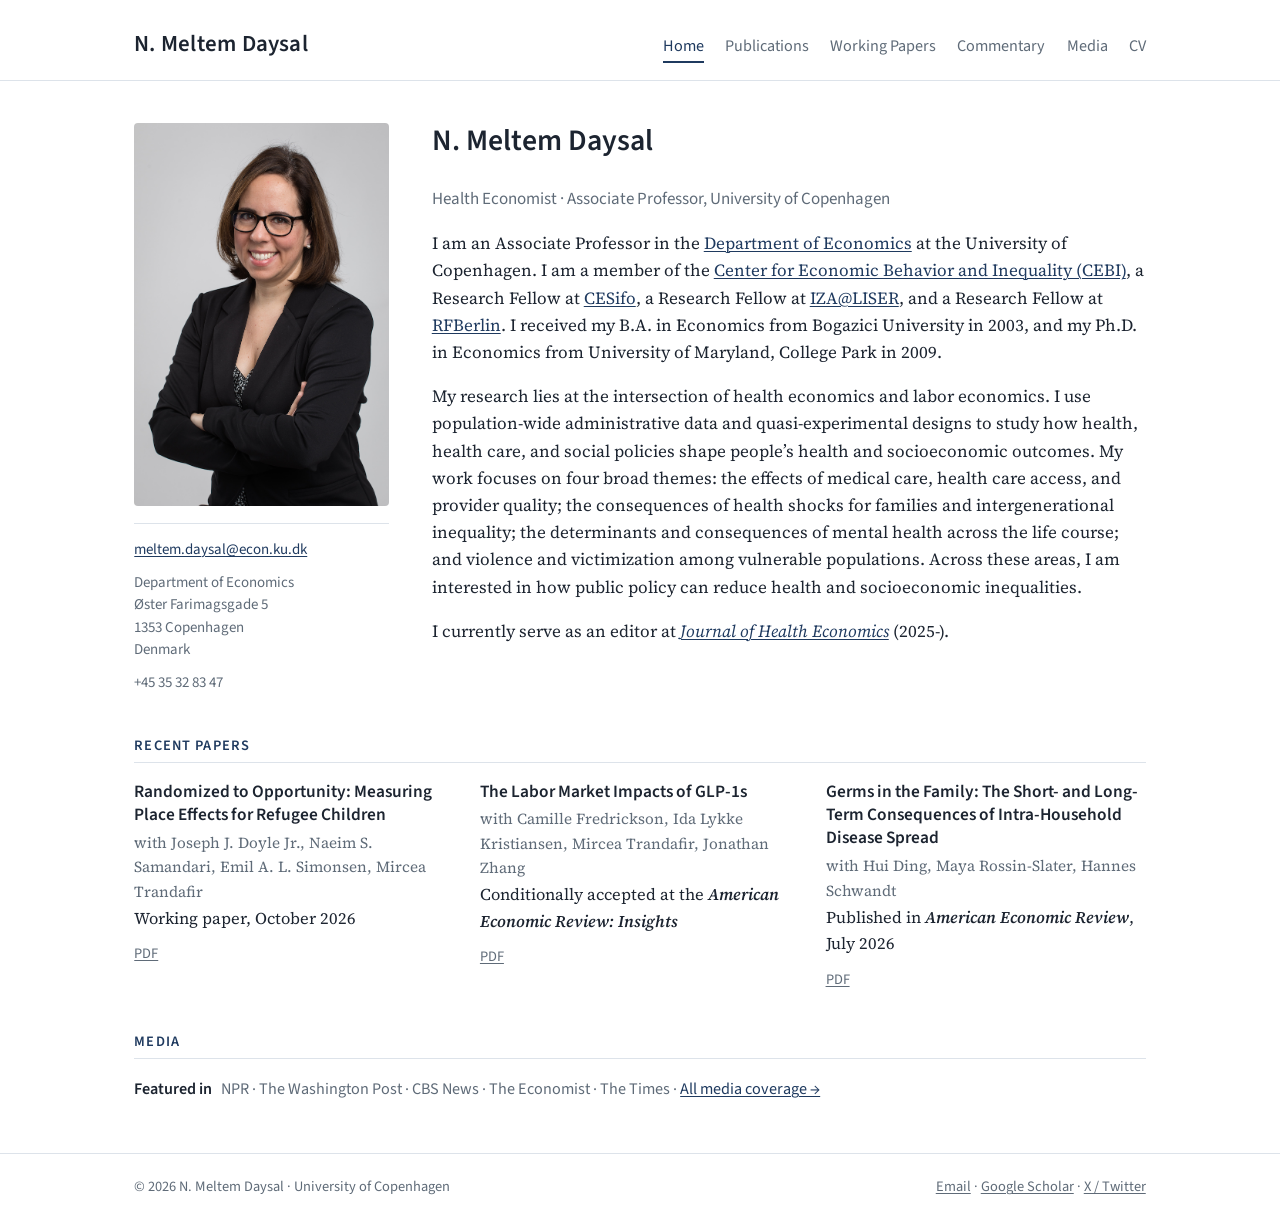
<file: index.html>
<!DOCTYPE html>
<html lang="en">
<head>
  <meta charset="utf-8">
  <meta name="viewport" content="width=device-width, initial-scale=1">
  <title>N. Meltem Daysal</title>
  <meta name="description" content="N. Meltem Daysal, Associate Professor of Economics at the University of Copenhagen. Research in health and labor economics.">
  <meta name="author" content="N. Meltem Daysal">
  <link rel="preconnect" href="https://fonts.googleapis.com">
  <link rel="preconnect" href="https://fonts.gstatic.com" crossorigin>
  <link href="https://fonts.googleapis.com/css2?family=Source+Sans+3:wght@400;600&family=Source+Serif+4:ital,opsz,wght@0,8..60,400;0,8..60,600;1,8..60,400;1,8..60,600&display=swap" rel="stylesheet">
  <link rel="stylesheet" href="css/site.css?v=5">
  <script src="js/site.js?v=5" defer></script>
</head>
<body data-page="home">
  <header class="site-header" id="site-header"></header>
  <main>
    <div class="wrap">
      <section class="profile">
        <div class="profile-side">
          <img src="images/profile.jpg" alt="Portrait of N. Meltem Daysal" width="661" height="992">
          <address class="contact" id="contact"></address>
        </div>
        <div>
          <h1>N. Meltem Daysal</h1>
          <p class="role">Health Economist · Associate Professor, University of Copenhagen</p>
          <div class="bio" id="about"></div>
        </div>
      </section>

      <h2>Recent papers</h2>
      <div class="recent-list" id="recent-papers"></div>
      <h2>Media</h2>
      <p class="featured-in" id="featured-in"></p>
    </div>
  </main>
  <footer class="site-footer" id="site-footer"></footer>
</body>
</html>
</file>
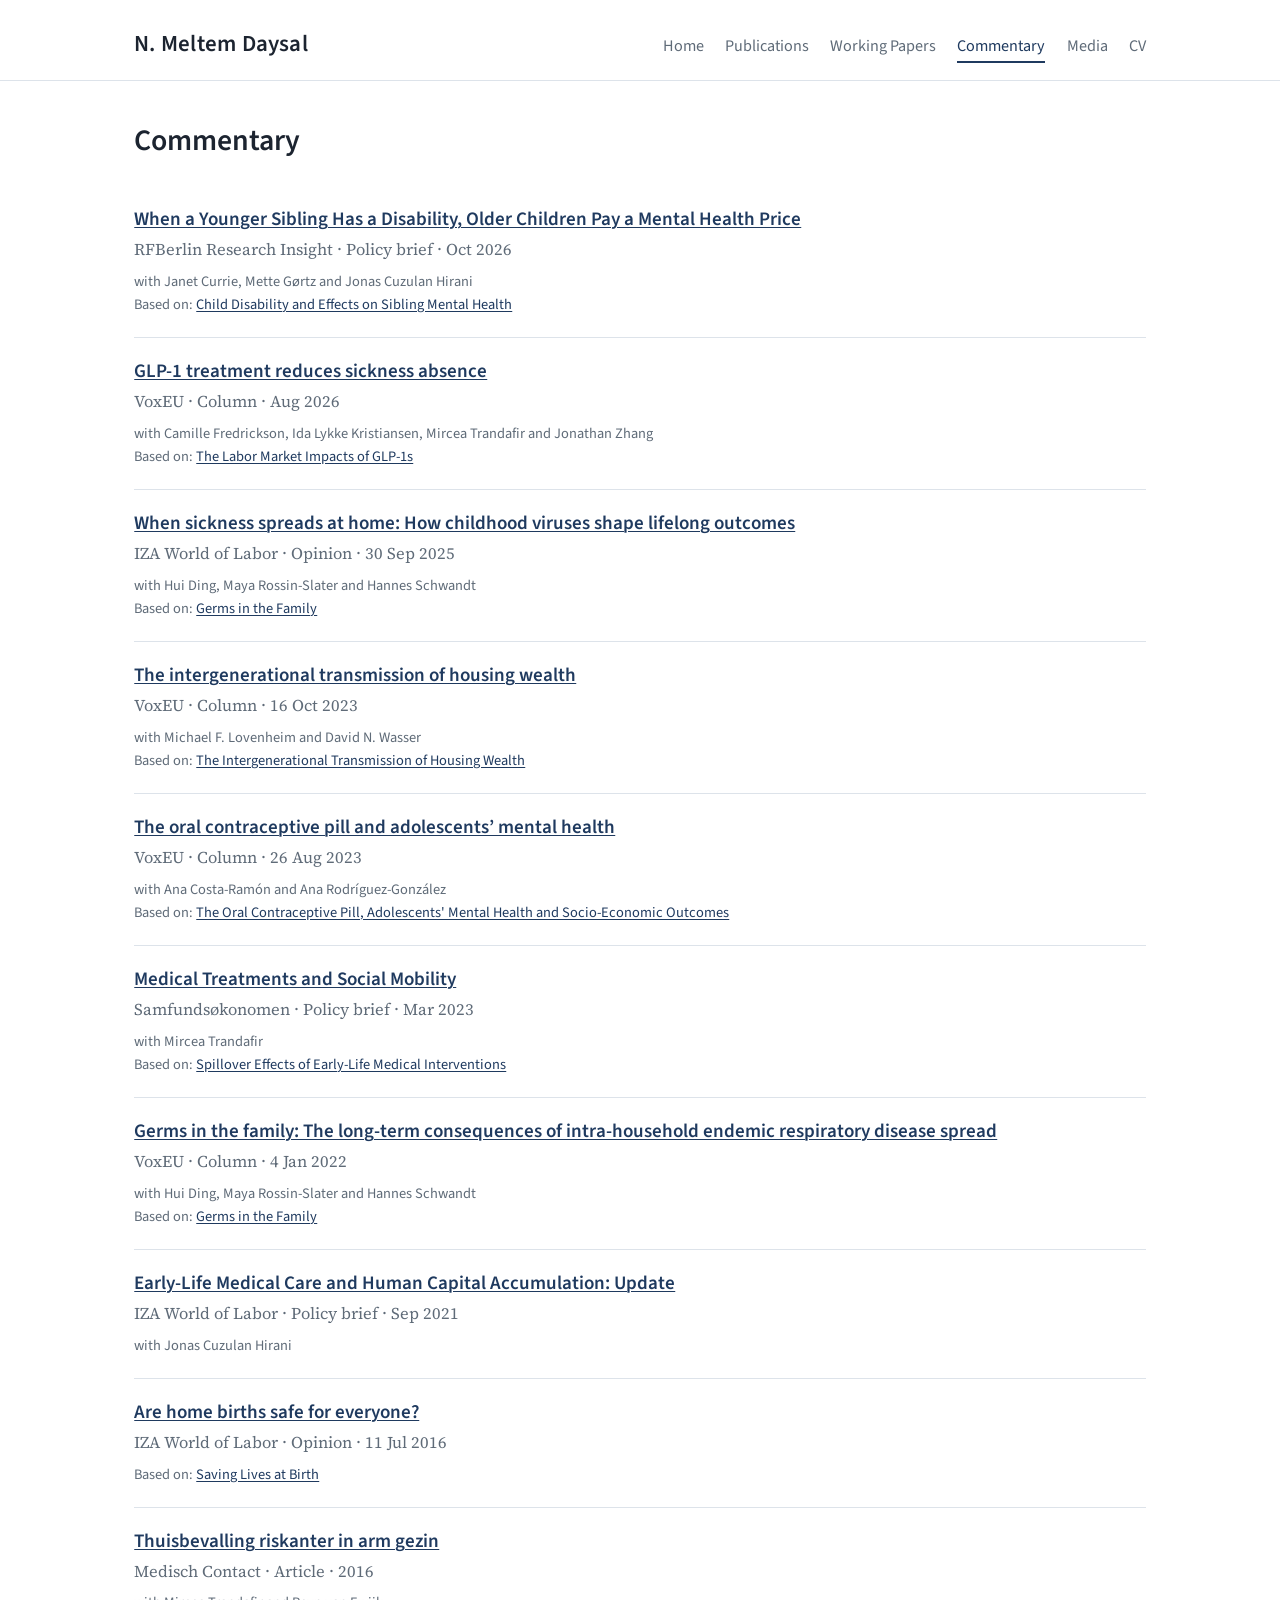
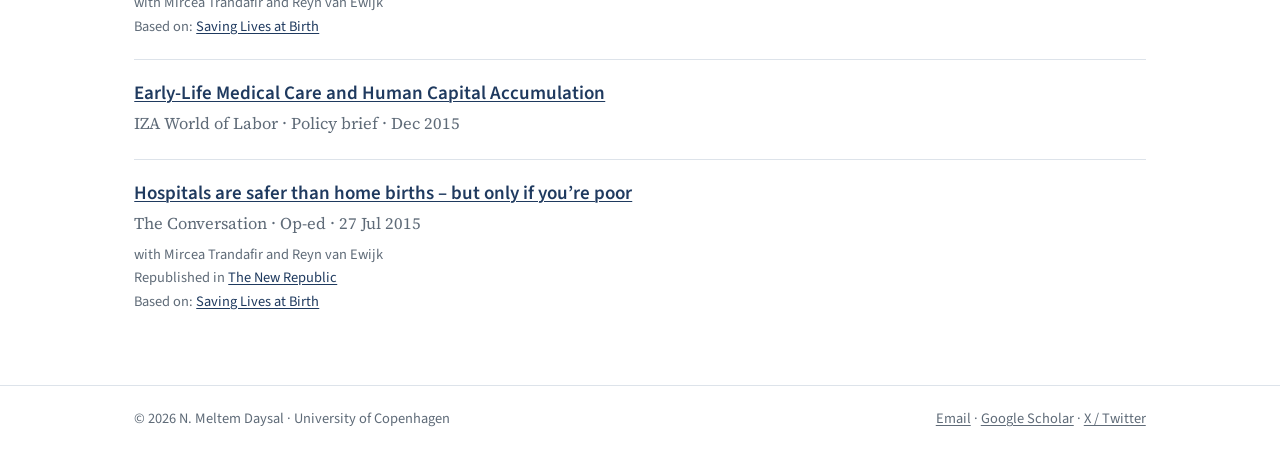
<file: commentary.html>
<!DOCTYPE html>
<html lang="en">
<head>
  <meta charset="utf-8">
  <meta name="viewport" content="width=device-width, initial-scale=1">
  <title>Commentary · N. Meltem Daysal</title>
  <meta name="description" content="Columns, op-eds and policy briefs by N. Meltem Daysal.">
  <meta name="author" content="N. Meltem Daysal">
  <link rel="preconnect" href="https://fonts.googleapis.com">
  <link rel="preconnect" href="https://fonts.gstatic.com" crossorigin>
  <link href="https://fonts.googleapis.com/css2?family=Source+Sans+3:wght@400;600&family=Source+Serif+4:ital,opsz,wght@0,8..60,400;0,8..60,600;1,8..60,400;1,8..60,600&display=swap" rel="stylesheet">
  <link rel="stylesheet" href="css/site.css?v=5">
  <script src="js/site.js?v=5" defer></script>
</head>
<body data-page="commentary">
  <header class="site-header" id="site-header"></header>
  <main>
    <div class="wrap">
      <h1>Commentary</h1>
      <div id="commentary"></div>
    </div>
  </main>
  <footer class="site-footer" id="site-footer"></footer>
</body>
</html>
</file>
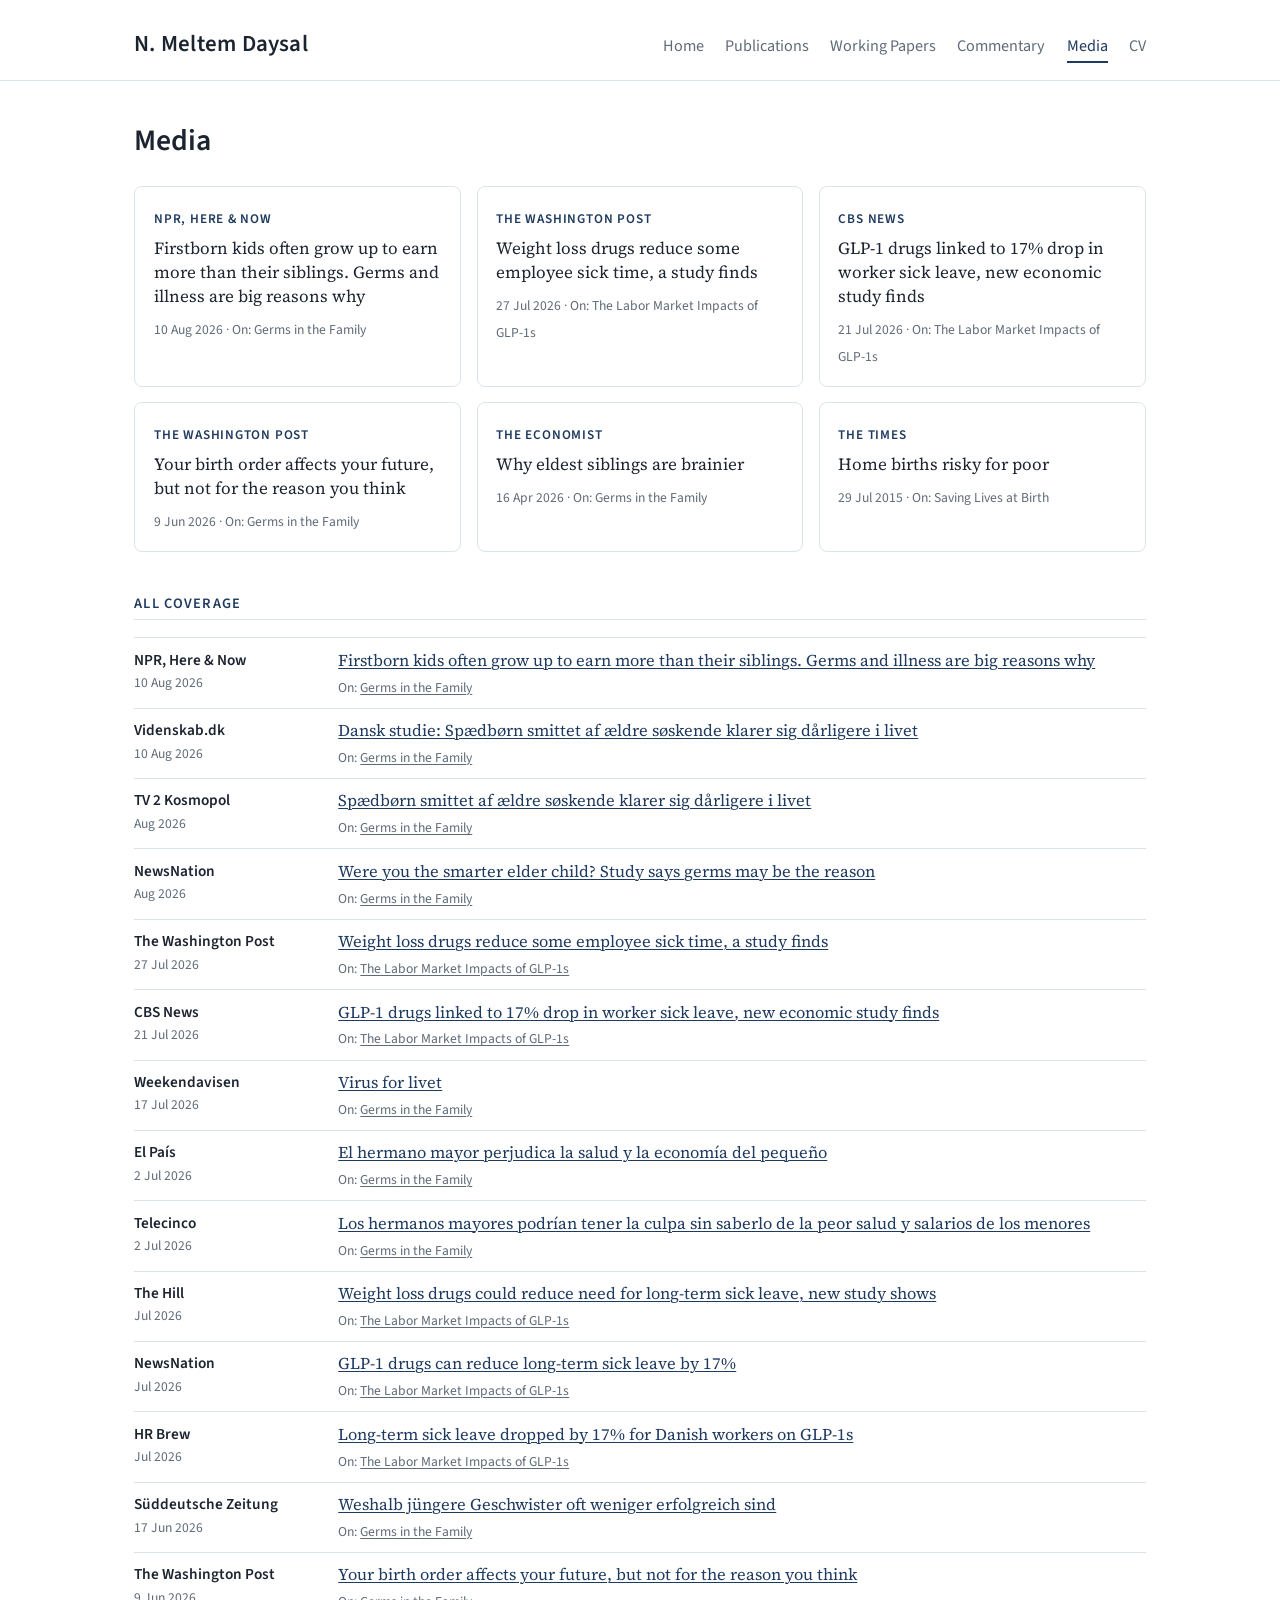
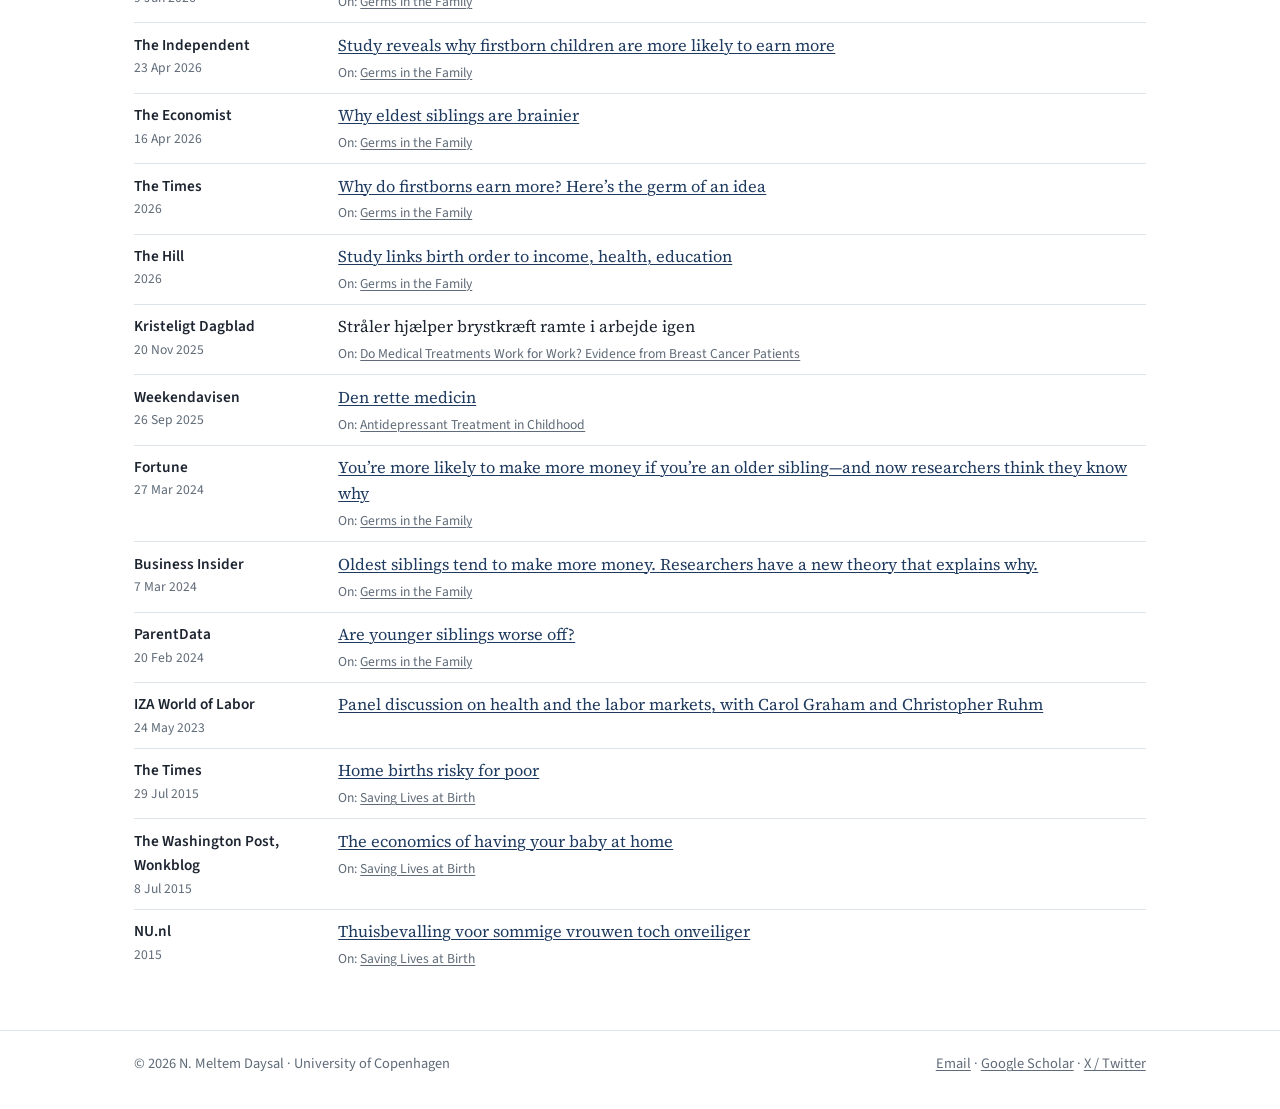
<file: media.html>
<!DOCTYPE html>
<html lang="en">
<head>
  <meta charset="utf-8">
  <meta name="viewport" content="width=device-width, initial-scale=1">
  <title>Media · N. Meltem Daysal</title>
  <meta name="description" content="Media coverage of research by N. Meltem Daysal.">
  <meta name="author" content="N. Meltem Daysal">
  <link rel="preconnect" href="https://fonts.googleapis.com">
  <link rel="preconnect" href="https://fonts.gstatic.com" crossorigin>
  <link href="https://fonts.googleapis.com/css2?family=Source+Sans+3:wght@400;600&family=Source+Serif+4:ital,opsz,wght@0,8..60,400;0,8..60,600;1,8..60,400;1,8..60,600&display=swap" rel="stylesheet">
  <link rel="stylesheet" href="css/site.css?v=5">
  <script src="js/site.js?v=5" defer></script>
</head>
<body data-page="media">
  <header class="site-header" id="site-header"></header>
  <main>
    <div class="wrap">
      <h1>Media</h1>
      <div class="features" id="featured"></div>

      <h2>All coverage</h2>
      <div id="coverage"></div>
    </div>
  </main>
  <footer class="site-footer" id="site-footer"></footer>
</body>
</html>
</file>
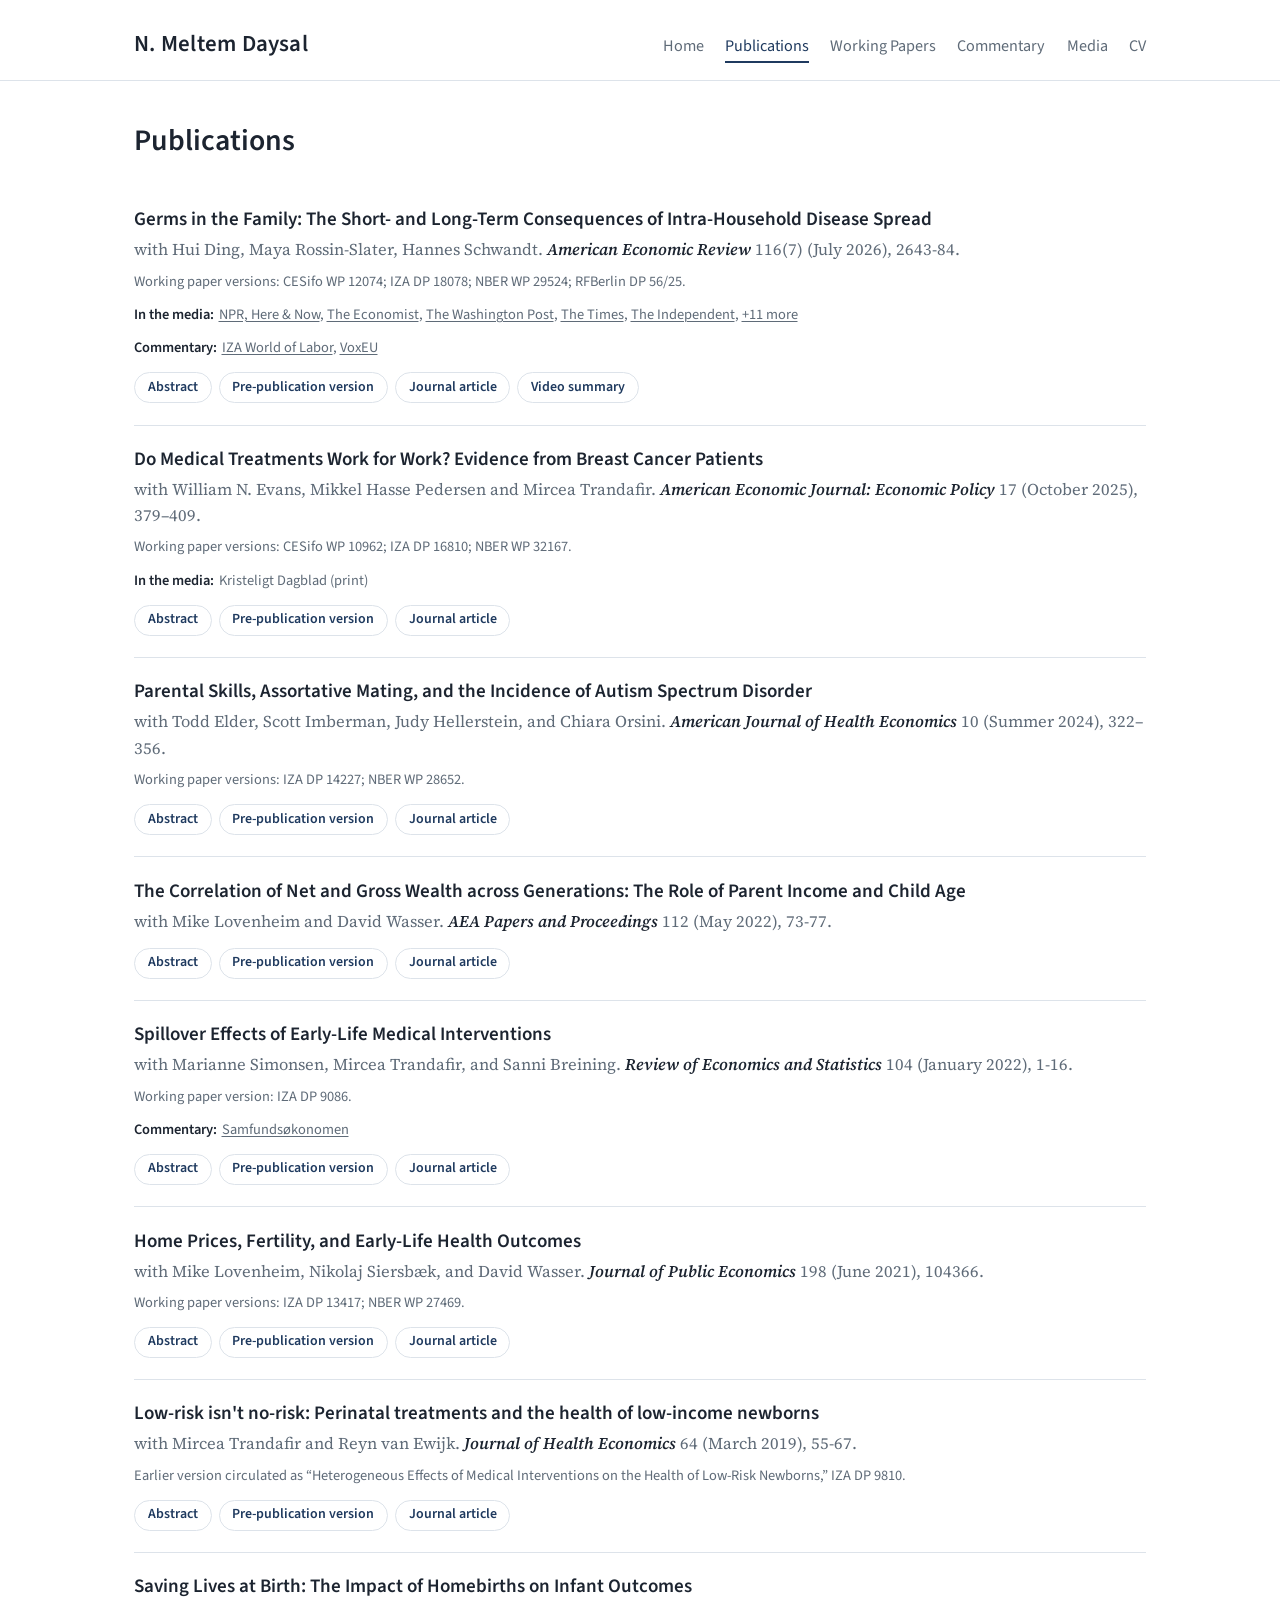
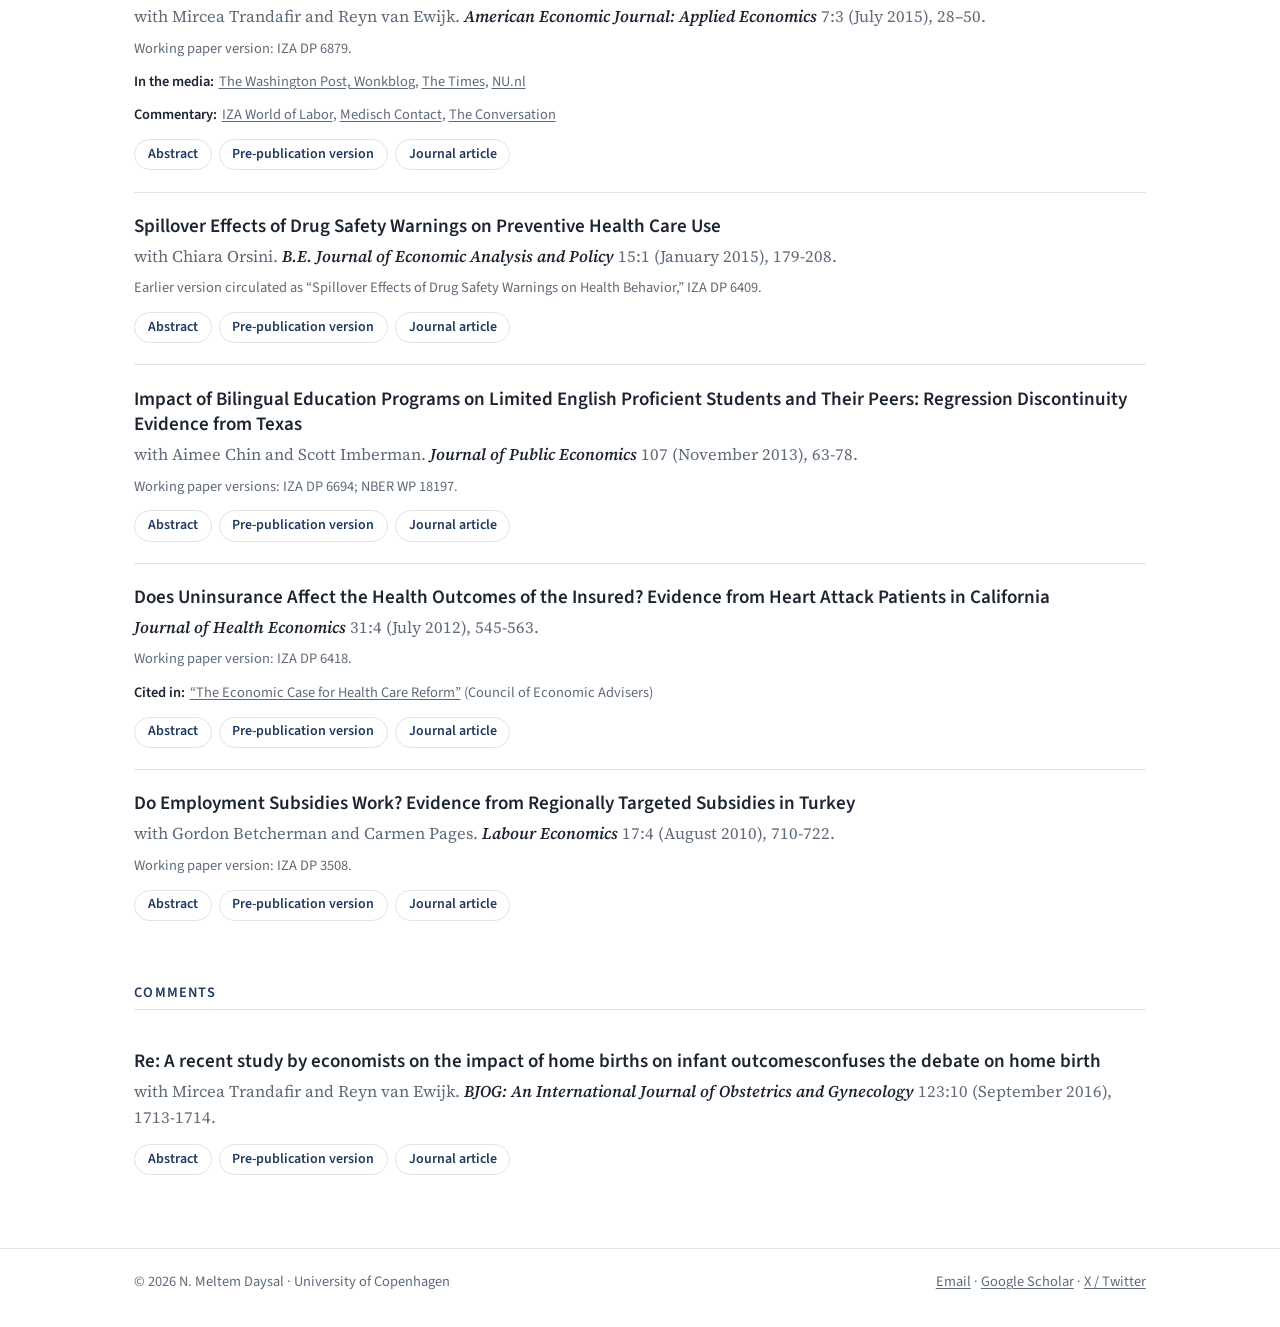
<file: publications.html>
<!DOCTYPE html>
<html lang="en">
<head>
  <meta charset="utf-8">
  <meta name="viewport" content="width=device-width, initial-scale=1">
  <title>Publications · N. Meltem Daysal</title>
  <meta name="description" content="Peer-reviewed publications of N. Meltem Daysal.">
  <meta name="author" content="N. Meltem Daysal">
  <link rel="preconnect" href="https://fonts.googleapis.com">
  <link rel="preconnect" href="https://fonts.gstatic.com" crossorigin>
  <link href="https://fonts.googleapis.com/css2?family=Source+Sans+3:wght@400;600&family=Source+Serif+4:ital,opsz,wght@0,8..60,400;0,8..60,600;1,8..60,400;1,8..60,600&display=swap" rel="stylesheet">
  <link rel="stylesheet" href="css/site.css?v=5">
  <script src="js/site.js?v=5" defer></script>
</head>
<body data-page="publications">
  <header class="site-header" id="site-header"></header>
  <main>
    <div class="wrap">
      <h1>Publications</h1>
      <div id="pubs"></div>

      <h2>Comments</h2>
      <div id="comments"></div>
    </div>
  </main>
  <footer class="site-footer" id="site-footer"></footer>
</body>
</html>
</file>
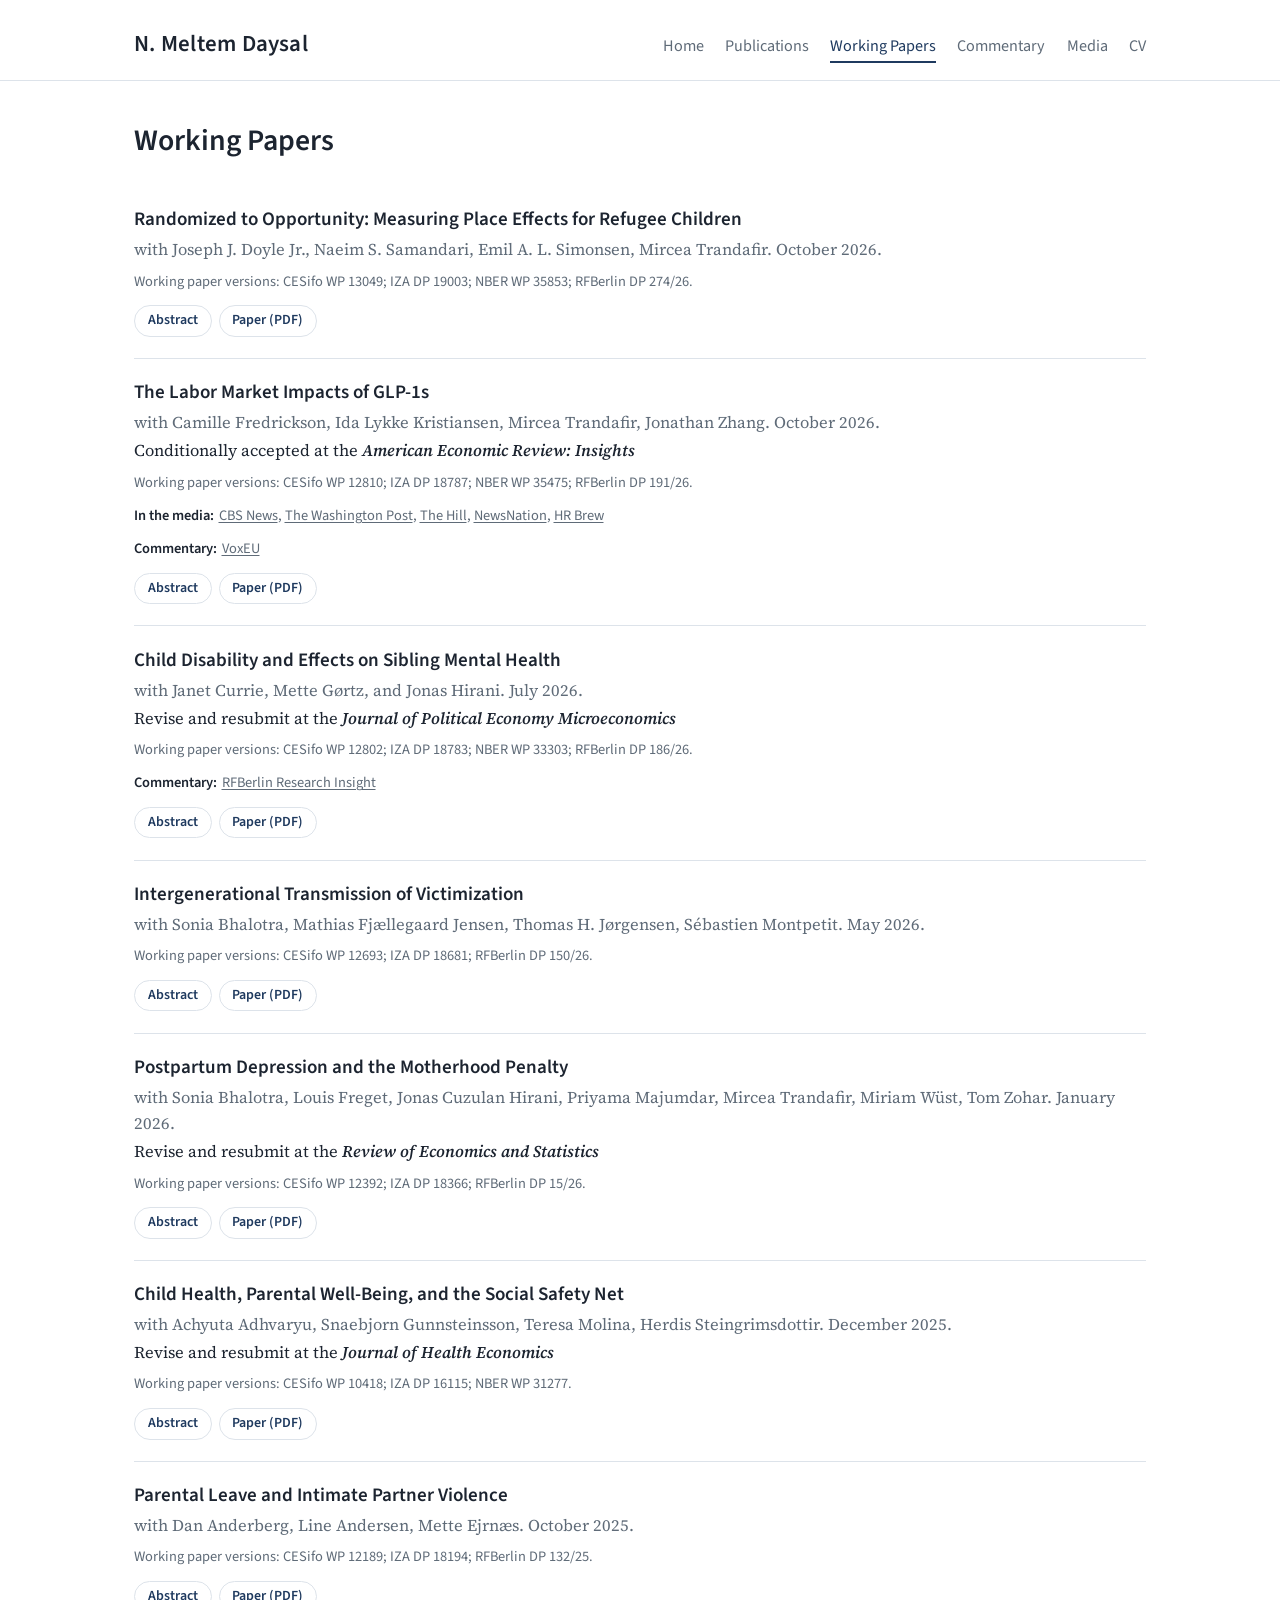
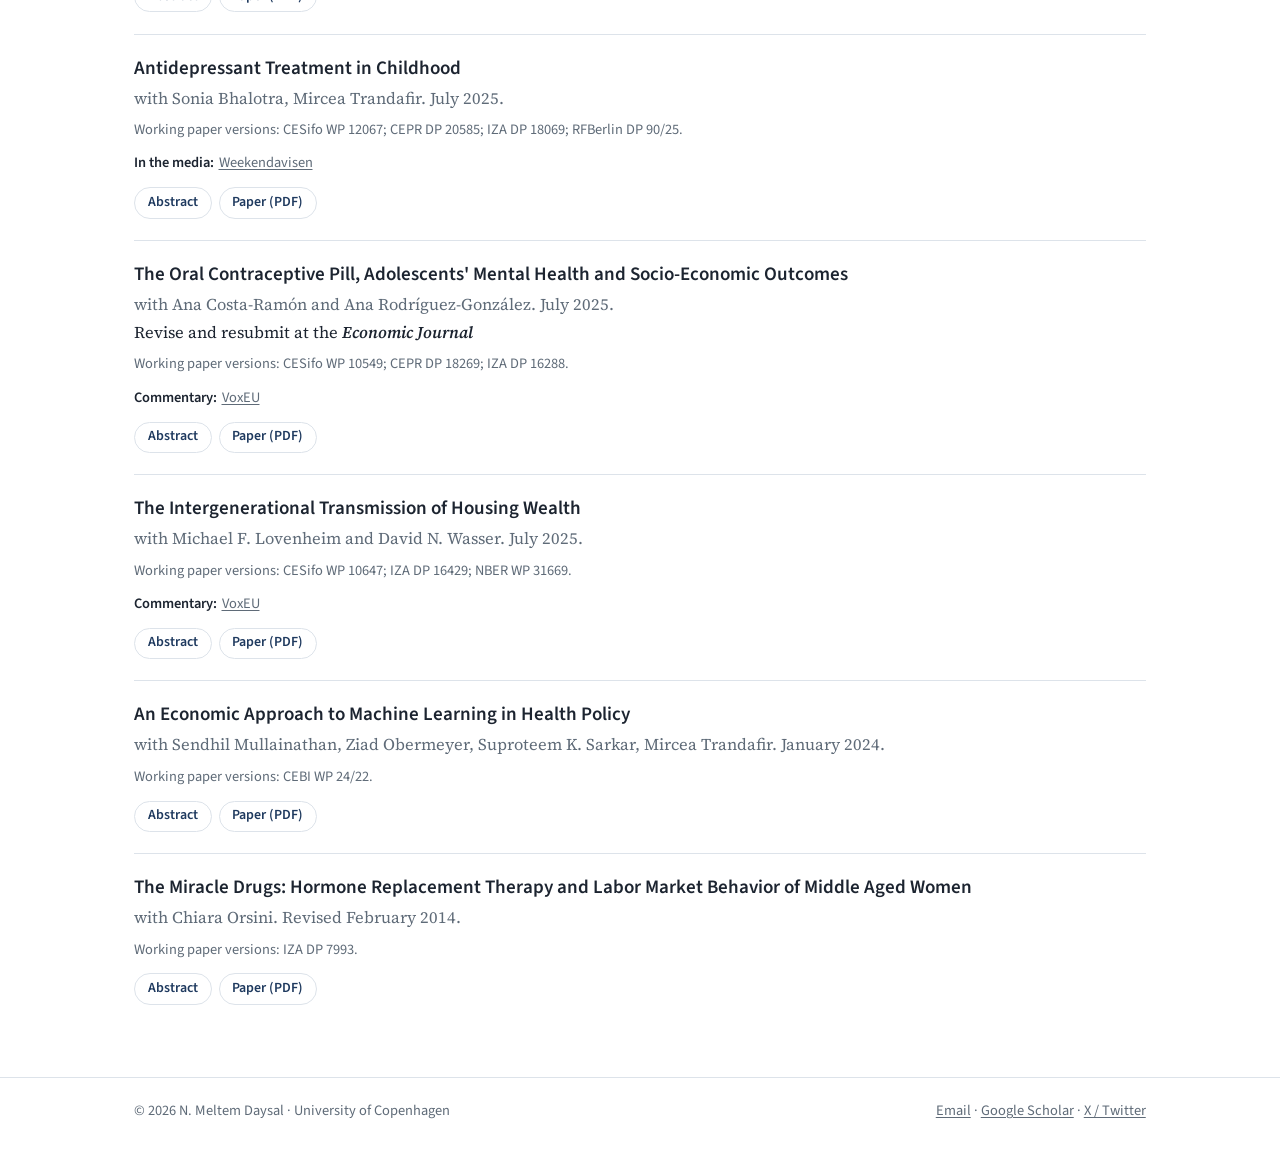
<file: wp.html>
<!DOCTYPE html>
<html lang="en">
<head>
  <meta charset="utf-8">
  <meta name="viewport" content="width=device-width, initial-scale=1">
  <title>Working Papers · N. Meltem Daysal</title>
  <meta name="description" content="Working papers of N. Meltem Daysal.">
  <meta name="author" content="N. Meltem Daysal">
  <link rel="preconnect" href="https://fonts.googleapis.com">
  <link rel="preconnect" href="https://fonts.gstatic.com" crossorigin>
  <link href="https://fonts.googleapis.com/css2?family=Source+Sans+3:wght@400;600&family=Source+Serif+4:ital,opsz,wght@0,8..60,400;0,8..60,600;1,8..60,400;1,8..60,600&display=swap" rel="stylesheet">
  <link rel="stylesheet" href="css/site.css?v=5">
  <script src="js/site.js?v=5" defer></script>
</head>
<body data-page="wp">
  <header class="site-header" id="site-header"></header>
  <main>
    <div class="wrap">
      <h1>Working Papers</h1>
      <div id="wps"></div>
    </div>
  </main>
  <footer class="site-footer" id="site-footer"></footer>
</body>
</html>
</file>
<file: css/site.css>
/* Site styles for meltemdaysal.com — palette and type match the CV */

/* Light theme only, to match the CV */
:root {
  color-scheme: light;
  --bg: #ffffff;
  --bg-soft: #f5f7fa;
  --text: #1c2430;
  --muted: #5f6b78;
  --accent: #1f3a5f;
  --accent-soft: #e8eef6;
  --rule: #dde3ea;
  --serif: "Source Serif 4", Georgia, "Times New Roman", serif;
  --sans: "Source Sans 3", "Helvetica Neue", Arial, sans-serif;
  --width: 62rem;
}


* { box-sizing: border-box; }

html { font-size: 106.25%; -webkit-text-size-adjust: 100%; }

body {
  margin: 0;
  background: var(--bg);
  color: var(--text);
  font-family: var(--serif);
  line-height: 1.6;
}

a { color: var(--accent); text-decoration-thickness: 1px; text-underline-offset: 2px; }
a:hover { text-decoration-thickness: 2px; }

.wrap { max-width: var(--width); margin: 0 auto; padding: 0 1.25rem; }

/* Header */
.site-header { border-bottom: 1px solid var(--rule); }
.site-header .wrap {
  display: flex; flex-wrap: wrap; align-items: baseline; justify-content: space-between;
  gap: 0.5rem 1.5rem; padding-top: 1.5rem; padding-bottom: 1rem;
}
.site-name {
  font-family: var(--sans); font-weight: 600; font-size: 1.35rem; letter-spacing: 0.01em;
  color: var(--text); text-decoration: none;
}
.site-nav { display: flex; flex-wrap: wrap; gap: 0.25rem 1.25rem; font-family: var(--sans); }
.site-nav a { color: var(--muted); text-decoration: none; font-size: 0.95rem; padding: 0.15rem 0; }
.site-nav a:hover { color: var(--accent); }
.site-nav a[aria-current="page"] { color: var(--accent); border-bottom: 2px solid var(--accent); }

main { padding: 2.5rem 0 3rem; }

h1, h2, h3 { font-family: var(--sans); font-weight: 600; line-height: 1.25; color: var(--text); }
h1 { font-size: 1.75rem; margin: 0 0 1.5rem; }
h2 {
  font-size: 0.85rem; text-transform: uppercase; letter-spacing: 0.08em; color: var(--accent);
  margin: 2.5rem 0 1rem; padding-bottom: 0.4rem; border-bottom: 1px solid var(--rule);
}
.page-intro { color: var(--muted); margin: -0.75rem 0 2rem; }

/* Home */
.profile { display: grid; grid-template-columns: 15rem 1fr; gap: 2.5rem; align-items: start; }
.profile img { width: 100%; height: auto; border-radius: 4px; display: block; }
.profile .role { font-family: var(--sans); color: var(--muted); margin: 0 0 1rem; }
.bio p { margin: 0 0 1rem; }
.contact {
  font-family: var(--sans); font-style: normal; font-size: 0.88rem; color: var(--muted); line-height: 1.5;
  margin-top: 1rem; padding-top: 0.9rem; border-top: 1px solid var(--rule);
}
.contact p { margin: 0 0 0.6rem; }
.contact p:last-child { margin-bottom: 0; }
.contact a { overflow-wrap: anywhere; }

/* Buttons / pills */
.btn {
  display: inline-flex; align-items: center; gap: 0.3rem;
  font-family: var(--sans); font-size: 0.82rem; font-weight: 600; line-height: 1;
  padding: 0.45rem 0.75rem; border-radius: 999px;
  border: 1px solid var(--rule); background: var(--bg); color: var(--accent);
  text-decoration: none; cursor: pointer;
}
.btn:hover { border-color: var(--accent); background: var(--accent-soft); }
.btn[aria-expanded="true"] { background: var(--accent-soft); border-color: var(--accent); }

/* Paper entries */
.paper { padding: 1.25rem 0; border-bottom: 1px solid var(--rule); }
.paper:last-child { border-bottom: 0; }
.paper-title { font-size: 1.12rem; font-weight: 600; margin: 0 0 0.25rem; line-height: 1.35; }
.paper-meta { color: var(--muted); margin: 0; font-size: 0.97rem; }
.paper-meta .venue { font-style: italic; font-weight: 600; color: var(--text); }
.paper-status { margin: 0.1rem 0 0; font-size: 0.97rem; }
.paper-status .venue { font-style: italic; font-weight: 600; }
.paper-notes { font-family: var(--sans); font-size: 0.85rem; color: var(--muted); margin: 0.35rem 0 0; }
.paper-notes b { color: var(--accent); font-weight: 600; }
.paper-actions { display: flex; flex-wrap: wrap; gap: 0.4rem; margin-top: 0.75rem; }
.panel { margin-top: 0.75rem; padding: 0.9rem 1.1rem; background: var(--bg-soft); border-radius: 6px; font-size: 0.95rem; }
.panel[hidden] { display: none; }
.panel p { margin: 0; }

.press { font-family: var(--sans); font-size: 0.85rem; color: var(--muted); margin: 0.6rem 0 0; }
.press .label { font-weight: 600; color: var(--text); margin-right: 0.25rem; }
.press a { color: var(--muted); }
.press a:hover { color: var(--accent); }

/* Media page */
.media-list .on-paper { display: block; font-family: var(--sans); font-size: 0.8rem; color: var(--muted); margin-top: 0.15rem; }
.media-list .on-paper a { color: var(--muted); }
.filter-note { font-family: var(--sans); font-size: 0.9rem; color: var(--muted); margin: 0 0 1.25rem; }
.media-list { list-style: none; margin: 0; padding: 0; }
.media-list li {
  display: grid; grid-template-columns: 11rem 1fr; gap: 0.25rem 1rem;
  padding: 0.55rem 0; border-top: 1px solid var(--rule);
}
.media-list .outlet { font-family: var(--sans); font-weight: 600; font-size: 0.9rem; }
.media-list .when { display: block; font-weight: 400; color: var(--muted); font-size: 0.8rem; }
.media-list .headline { font-size: 0.97rem; }

/* Home: recent papers and the "Featured in" line */
.recent-list { display: grid; grid-template-columns: repeat(3, 1fr); gap: 1.5rem; }
.recent .paper-title { font-size: 1.02rem; }
.recent .paper-title a { color: var(--text); text-decoration: none; }
.recent .paper-title a:hover { color: var(--accent); text-decoration: underline; }
.recent .paper-meta { font-size: 0.9rem; }
.featured-in { font-family: var(--sans); font-size: 0.95rem; color: var(--muted); margin: 0; }
.featured-in .label { font-weight: 600; color: var(--text); margin-right: 0.35rem; }

/* Featured media cards (media page) */
.features { display: grid; grid-template-columns: repeat(3, 1fr); gap: 0.9rem; }
@media (max-width: 52rem) { .features { grid-template-columns: repeat(2, 1fr); } .recent-list { grid-template-columns: 1fr; } }
.feature {
  display: block; padding: 1rem 1.1rem; border: 1px solid var(--rule); border-radius: 8px;
  text-decoration: none; color: var(--text); background: var(--bg);
}
.feature:hover { border-color: var(--accent); }
.feature .outlet { font-family: var(--sans); font-size: 0.78rem; font-weight: 600; text-transform: uppercase; letter-spacing: 0.06em; color: var(--accent); }
.feature .headline { display: block; margin: 0.35rem 0; line-height: 1.4; }
.feature .paper-ref { font-family: var(--sans); font-size: 0.8rem; color: var(--muted); }

/* Footer */
.site-footer { border-top: 1px solid var(--rule); font-family: var(--sans); font-size: 0.85rem; color: var(--muted); }
.site-footer .wrap { display: flex; flex-wrap: wrap; justify-content: space-between; gap: 0.5rem 1.5rem; padding-top: 1.25rem; padding-bottom: 2rem; }
.site-footer a { color: var(--muted); }

.loading, .error { color: var(--muted); font-family: var(--sans); }

@media (max-width: 40rem) {
  html { font-size: 100%; }
  main { padding-top: 1.75rem; }
  .profile { grid-template-columns: 1fr; gap: 1.25rem; }
  .profile-side { display: grid; grid-template-columns: 8rem 1fr; gap: 1rem; align-items: end; }
  .profile-side .contact { margin-top: 0; padding-top: 0; border-top: 0; }
  .media-list li { grid-template-columns: 1fr; }
  .features { grid-template-columns: 1fr; }
  .recent-list { grid-template-columns: 1fr; gap: 1.25rem; }
}
</file>
